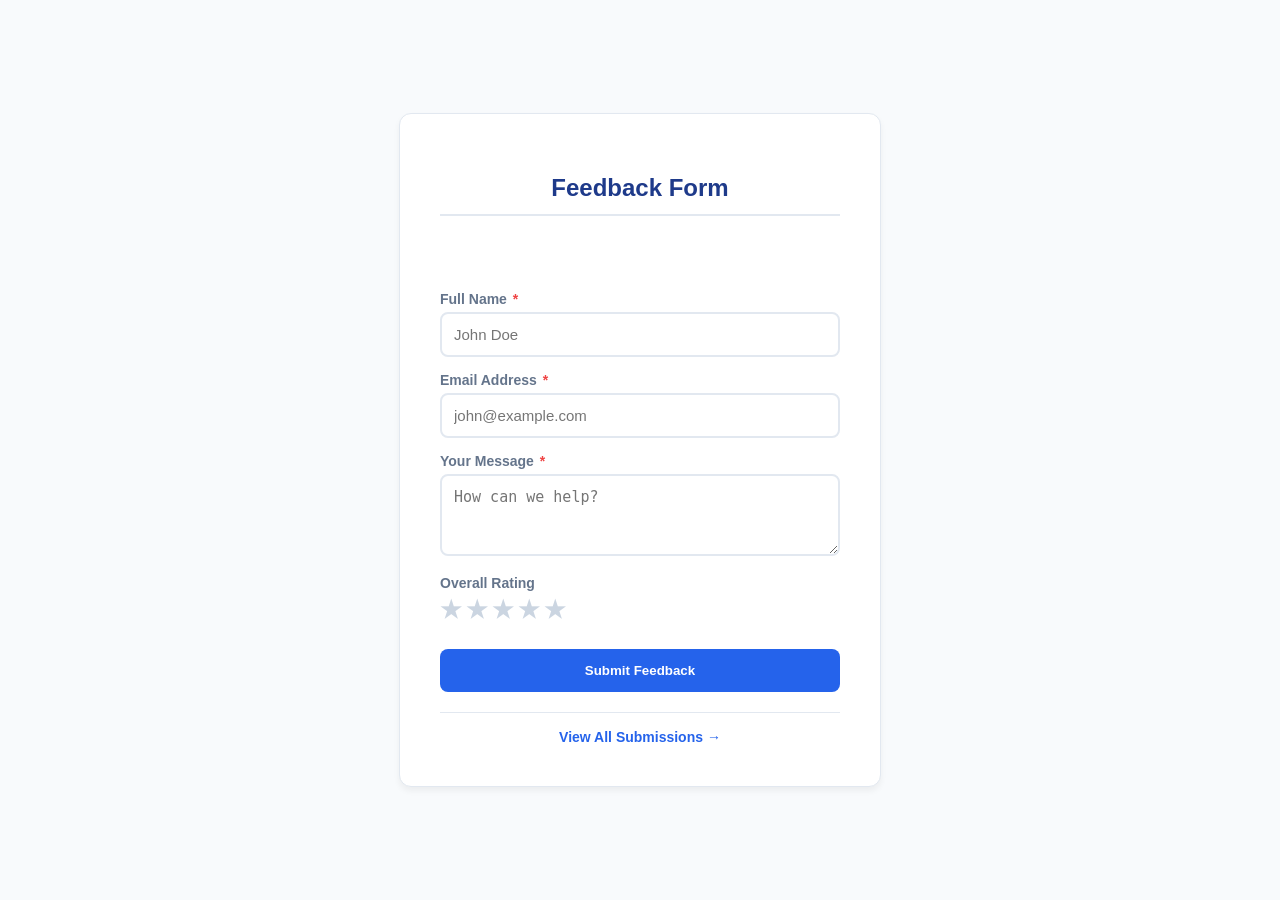
<file: feedback-app/index.html>
<!DOCTYPE html>
<html lang="en">

<head>
    <meta charset="UTF-8">
    <meta name="viewport" content="width=device-width, initial-scale=1.0">
    <title>Feedback Form</title>
    <style>
        :root {
            --primary: #2563eb;
            --dark-blue: #1e3a8a;
            --bg: #f8fafc;
            --text: #1e293b;
            --border: #e2e8f0;
            --gold: #fbbf24;
            --danger: #ef4444;
        }

        body {
            font-family: 'Inter', sans-serif;
            background-color: var(--bg);
            display: flex;
            justify-content: center;
            align-items: center;
            min-height: 100vh;
            margin: 0;
        }
        .card {
            background: #fff;
            padding: 40px;
            border-radius: 12px;
            width: 100%;
            max-width: 400px;
            border: 1px solid var(--border);
            box-shadow: 0 4px 6px rgba(0, 0, 0, 0.05);
            transition: all 0.3s cubic-bezier(0.4, 0, 0.2, 1);
        }

        .card:hover {
            transform: translateY(-8px);
            box-shadow: 0 20px 25px -5px rgba(0, 0, 0, 0.1);
        }

        h2 {
            text-align: center;
            color: var(--dark-blue);
            font-weight: 700;
            margin-bottom: 20px;
            padding-bottom: 12px;
            border-bottom: 2px solid var(--border);
        }

        .msg-space {
            height: 45px;
            margin-bottom: 10px;
        }

        #statusMessage {
            display: none;
            padding: 10px;
            border-radius: 6px;
            text-align: center;
            font-weight: 600;
            font-size: 14px;
        }

        label {
            display: block;
            font-size: 14px;
            font-weight: 600;
            margin-bottom: 5px;
            color: #64748b;
        }

        .required-star {
            color: var(--danger);
            margin-left: 2px;
        }

        input,
        textarea {
            width: 100%;
            padding: 12px;
            margin-bottom: 15px;
            border: 2px solid var(--border);
            border-radius: 8px;
            box-sizing: border-box;
            font-size: 15px;
            transition: 0.2s;
        }

        input:focus,
        textarea:focus {
            border-color: var(--primary);
            outline: none;
            box-shadow: 0 0 0 4px rgba(37, 99, 235, 0.1);
        }

        .star-rating {
            display: flex;
            flex-direction: row-reverse;
            justify-content: flex-end;
            gap: 4px;
            margin-bottom: 20px;
        }

        .star-rating input {
            display: none;
        }

        .star-rating label {
            font-size: 24px;
            color: #cbd5e1;
            cursor: pointer;
            transition: 0.2s;
        }

        .star-rating input:checked~label,
        .star-rating label:hover,
        .star-rating label:hover~label {
            color: var(--gold);
        }

        button {
            width: 100%;
            padding: 14px;
            background: var(--primary);
            color: white;
            border: none;
            border-radius: 8px;
            font-weight: 600;
            cursor: pointer;
            transition: 0.2s;
        }

        button:hover {
            background: #1d4ed8;
            transform: translateY(-1px);
        }

        .footer {
            text-align: center;
            margin-top: 20px;
            border-top: 1px solid var(--border);
            padding-top: 15px;
        }

        a {
            color: var(--primary);
            text-decoration: none;
            font-weight: 600;
            font-size: 14px;
        }
    </style>
</head>

<body>
    <div class="card">
        <h2>Feedback Form</h2>
        <div class="msg-space">
            <div id="statusMessage"></div>
        </div>
        <form id="feedbackForm">
            <label>Full Name <span class="required-star">*</span></label>
            <input type="text" id="userName" placeholder="John Doe" required>

            <label>Email Address <span class="required-star">*</span></label>
            <input type="email" id="userEmail" placeholder="john@example.com" required>

            <label>Your Message <span class="required-star">*</span></label>
            <textarea id="userMessage" rows="3" placeholder="How can we help?" required></textarea>

            <label>Overall Rating</label>
            <div class="star-rating">
                <input type="radio" name="stars" id="star5" value="5"><label for="star5">★</label>
                <input type="radio" name="stars" id="star4" value="4"><label for="star4">★</label>
                <input type="radio" name="stars" id="star3" value="3"><label for="star3">★</label>
                <input type="radio" name="stars" id="star2" value="2"><label for="star2">★</label>
                <input type="radio" name="stars" id="star1" value="1"><label for="star1">★</label>
            </div>

            <button type="submit">Submit Feedback</button>
        </form>
        <div class="footer"><a href="display.html">View All Submissions →</a></div>
    </div>
    <script src="script.js"></script>
</body>

</html>
</file>
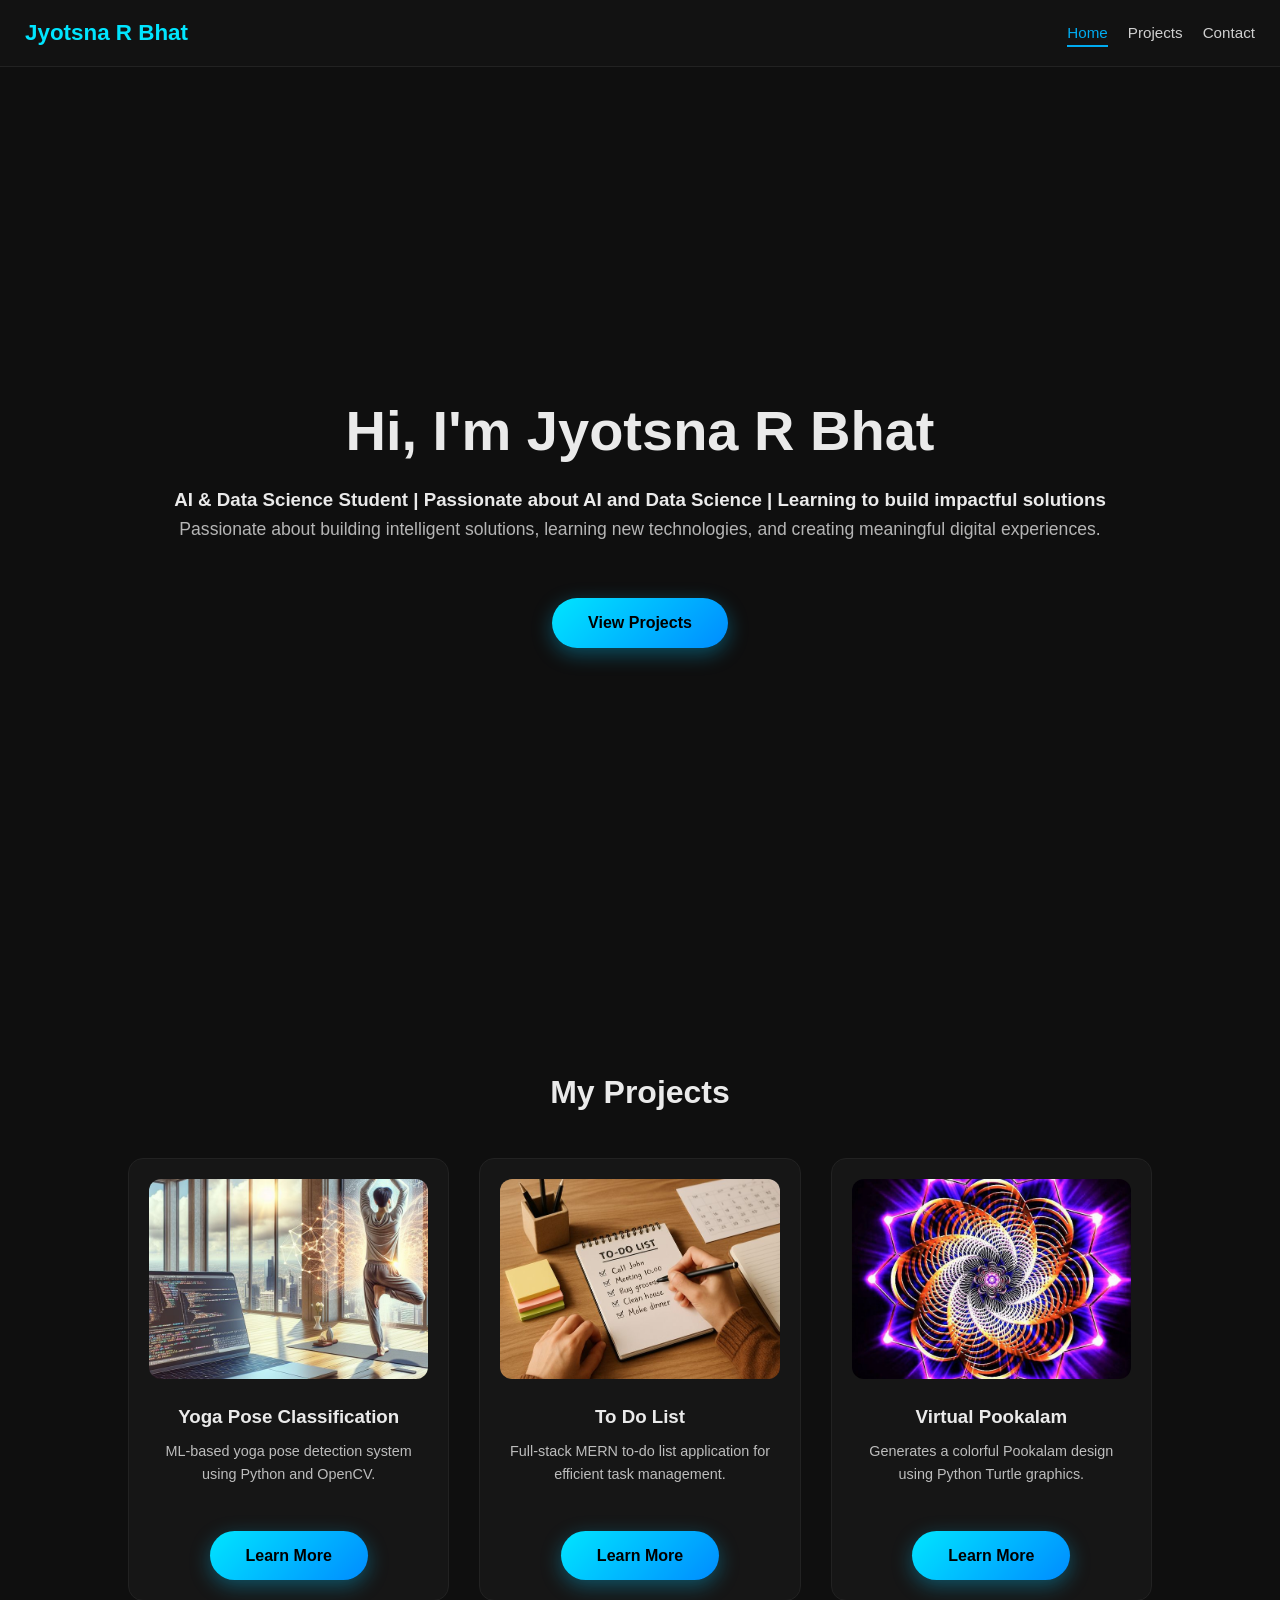
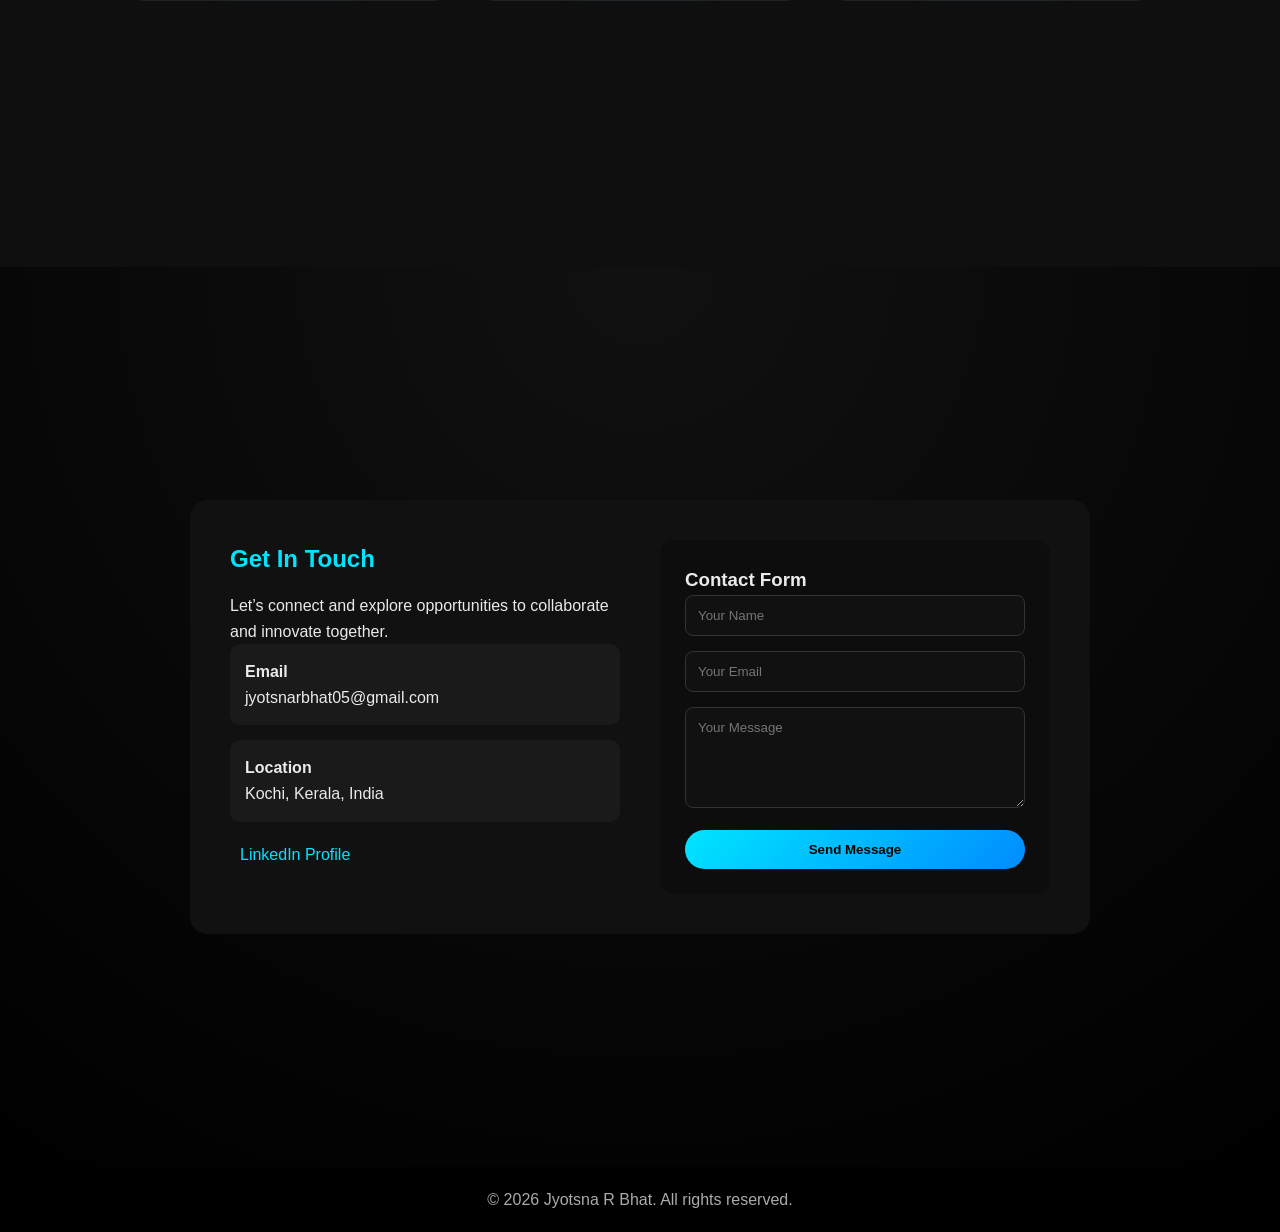
<file: portfolio/index.html>
<!DOCTYPE html>
<html lang="en">

<head>
	<meta charset="UTF-8">
	<meta name="viewport" content="width=device-width, initial-scale=1.0">
	<title>Jyotsna | Portfolio</title>
	<link rel="stylesheet" href="style.css">
</head>

<body>

	<nav>
		<div class="logo">Jyotsna R Bhat</div>
		<ul>
			<li><a href="#home" class="nav-link active">Home</a></li>
			<li><a href="#projects" class="nav-link">Projects</a></li>
			<li><a href="#contact" class="nav-link">Contact</a></li>
		</ul>
	</nav>

	<section id="home" class="home">
		<div class="home-content">
			<h1>Hi, I'm Jyotsna R Bhat</h1>
			<h3>AI & Data Science Student | Passionate about AI and Data Science | Learning to build impactful solutions
			</h3>
			<p>
				Passionate about building intelligent solutions, learning new technologies,
				and creating meaningful digital experiences.
			</p>
			<div class="home-buttons">
				<a href="#projects" class="btn">View Projects</a>
			</div>
		</div>
	</section>

	<section id="projects" class="projects">
		<h1>My Projects</h1>
		<div class="project-grid">
			<article class="project-card">
				<img src="images/project1.jpg" alt="Yoga Pose Classification">
				<h3>Yoga Pose Classification</h3>
				<p>ML-based yoga pose detection system using Python and OpenCV.</p>
				<a href="https://github.com/JyotsnaRBhat12/Projects" target="_blank" class="btn">Learn More</a>
			</article>

			<article class="project-card">
				<img src="images/project2.jpg" alt="To Do List">
				<h3>To Do List</h3>
				<p>Full-stack MERN to-do list application for efficient task management.</p>
				<a href="https://github.com/JyotsnaRBhat12/TODO-LIST" target="_blank" class="btn">Learn More</a>
			</article>

			<article class="project-card">
				<img src="images/project3.jpg" alt="Virtual Pookalam">
				<h3>Virtual Pookalam</h3>
				<p>Generates a colorful Pookalam design using Python Turtle graphics.</p>
				<a href="https://github.com/JyotsnaRBhat12/Virtual-pookalam" target="_blank" class="btn">Learn More</a>
			</article>
		</div>
	</section>

	<section id="contact" class="contact-page">
		<div class="contact-wrapper">
			<div class="contact-info">
				<h2>Get In Touch</h2>
				<p>Let’s connect and explore opportunities to collaborate and innovate together.</p>
				<div class="info-box">
					<strong>Email</strong>
					<p>jyotsnarbhat05@gmail.com</p>
				</div>
				<div class="info-box">
					<strong>Location</strong>
					<p>Kochi, Kerala, India</p>
				</div>
				<a href="https://www.linkedin.com/in/jyotsna-r-bhat/" target="_blank" class="linkedin-link">
					<i class="fab fa-linkedin"></i>
					<span>LinkedIn Profile</span>
				</a>
			</div>

			<div class="contact-form">
				<form id="contactForm">
					<h3>Contact Form</h3>
					<input type="text" id="name" placeholder="Your Name" required>
					<input type="email" id="email" placeholder="Your Email" required>
					<textarea id="message" rows="5" placeholder="Your Message" required></textarea>
					<button type="submit">Send Message</button>
					<p id="formMessage"></p>
				</form>
			</div>
		</div>
	</section>

	<footer>
		<p>© 2026 Jyotsna R Bhat. All rights reserved.</p>
	</footer>

	<script src="script.js"></script>
</body>

</html>
</file>
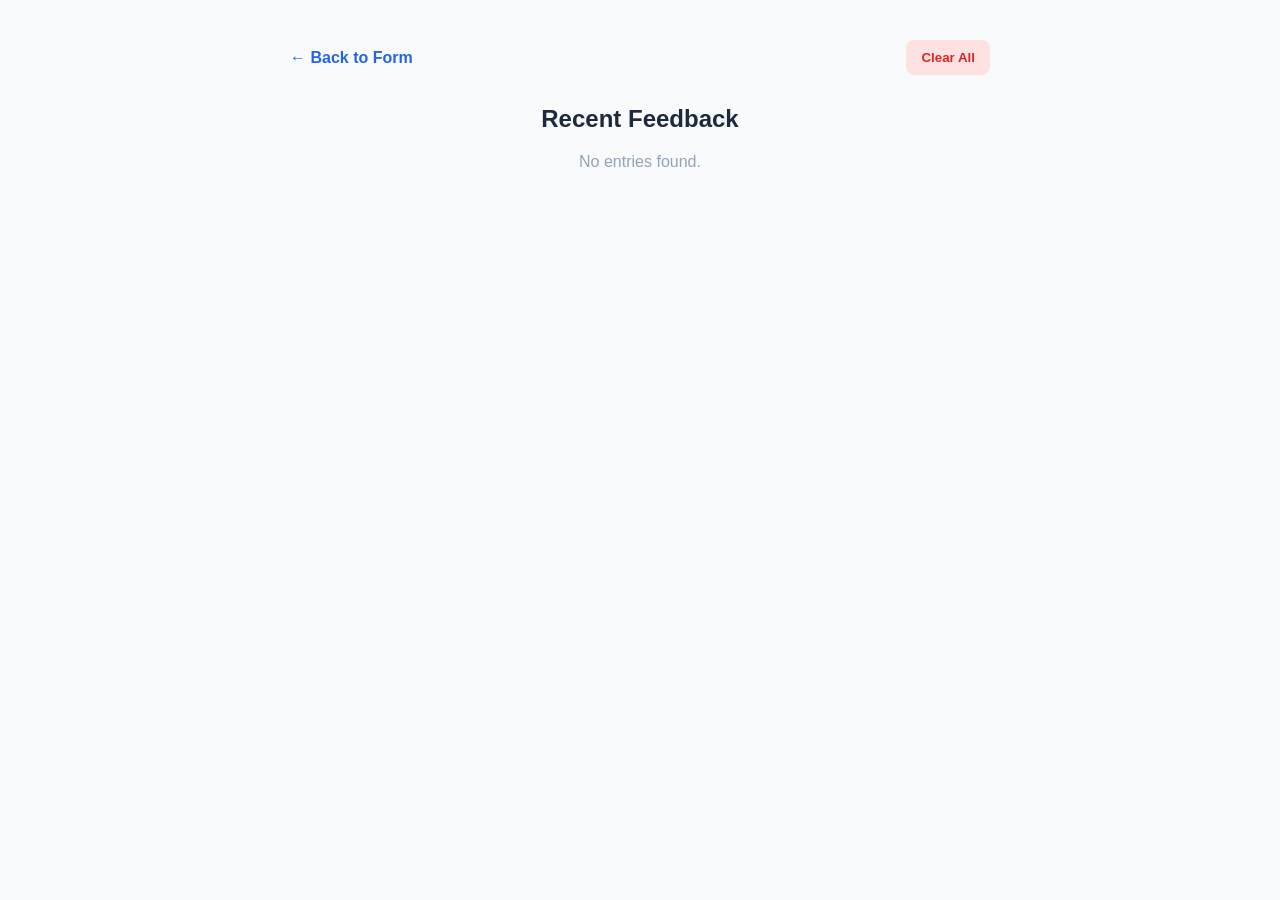
<file: feedback-app/display.html>
<!DOCTYPE html>
<html lang="en">

<head>
    <meta charset="UTF-8">
    <title>Feedback Submissions</title>
    <style>
        :root {
            --primary: #2563eb;
            --bg: #f8fafc;
            --text: #1e293b;
            --border: #e2e8f0;
            --gold: #fbbf24;
        }

        body {
            font-family: 'Inter', sans-serif;
            background: var(--bg);
            color: var(--text);
            padding: 40px 20px;
            margin: 0;
        }

        .container {
            max-width: 700px;
            margin: auto;
        }

        .header {
            display: flex;
            justify-content: space-between;
            align-items: center;
            margin-bottom: 30px;
        }

        .feedback-card {
            background: #fff;
            padding: 24px;
            border-radius: 12px;
            margin-bottom: 16px;
            border: 1px solid var(--border);
            border-left: 6px solid var(--primary);
            box-shadow: 0 1px 3px rgba(0, 0, 0, 0.05);
            transition: all 0.3s ease;
        }

        .feedback-card:hover {
            transform: translateX(10px);
            box-shadow: 0 10px 15px -3px rgba(0, 0, 0, 0.1);
            border-left-width: 10px;
        }

        .name {
            font-weight: 700;
            font-size: 1.1rem;
            display: block;
        }

        .email {
            color: #64748b;
            font-size: 0.9rem;
            margin-bottom: 12px;
            display: block;
        }

        .msg {
            color: #475569;
            line-height: 1.6;
            margin: 0;
            padding-bottom: 15px;
            border-bottom: 1px solid #f1f5f9;
        }

        .card-footer {
            display: flex;
            justify-content: space-between;
            align-items: center;
            margin-top: 12px;
        }

        .stars-display {
            color: var(--gold);
            font-size: 1rem;
            letter-spacing: 2px;
        }

        .date {
            font-size: 0.75rem;
            color: #94a3b8;
            font-weight: 600;
        }

        .pagination {
            display: flex;
            justify-content: center;
            gap: 8px;
            margin-top: 30px;
        }

        .page-btn {
            padding: 8px 16px;
            border: 1px solid var(--border);
            background: white;
            cursor: pointer;
            border-radius: 6px;
            font-weight: 600;
            transition: 0.2s;
        }

        .page-btn.active {
            background: var(--primary);
            color: white;
            border-color: var(--primary);
        }

        .page-btn:hover:not(.active) {
            background: #f1f5f9;
        }

        .clear-btn {
            background: #fee2e2;
            color: #dc2626;
            border: none;
            padding: 10px 15px;
            border-radius: 8px;
            cursor: pointer;
            font-weight: 600;
        }

        a {
            color: var(--primary);
            text-decoration: none;
            font-weight: 600;
        }
    </style>
</head>

<body>
    <div class="container">
        <div class="header">
            <a href="index.html">← Back to Form</a>
            <button id="clearBtn" class="clear-btn">Clear All</button>
        </div>
        <h2 style="text-align:center;">Recent Feedback</h2>
        <div id="displayArea"></div>
        <div id="pagination" class="pagination"></div>
    </div>
    <script src="script.js"></script>
</body>

</html>
</file>
<file: portfolio/style.css>
* {
    margin: 0;
    padding: 0;
    box-sizing: border-box;
    font-family: "Segoe UI", Arial, sans-serif;
}

html {
    scroll-behavior: smooth;
}

body {
    background-color: #0f0f0f;
    color: #eaeaea;
    line-height: 1.6;
}

nav {
    position: sticky;
    top: 0;
    z-index: 100;
    background: #121212;
    padding: 15px 25px;
    display: flex;
    justify-content: space-between;
    align-items: center;
    border-bottom: 1px solid #222;
}

.logo {
    color: #00e5ff;
    font-size: 1.4rem;
    font-weight: bold;
}

nav ul {
    list-style: none;
    display: flex;
}

nav ul li {
    margin-left: 20px;
}

nav a {
    color: #cfcfcf;
    text-decoration: none;
    font-size: 0.95rem;
    transition: color 0.3s;
}

nav a:hover, 
nav a.active {
    color: #00e5ff;
}

nav a.active {
    border-bottom: 2px solid #00e5ff;
    padding-bottom: 4px;
}

section {
    padding: 100px 20px; 
    min-height: 100vh;
}


.home {
    display: flex;
    flex-direction: column;
    justify-content: center;
    text-align: center;
}

.home h1 {
    font-size: 2.2rem;
    margin-bottom: 10px;
}

.home p {
    color: #b5b5b5;
    font-size: 1.1rem;
    margin-bottom: 25px;
}

.btn {
    display: inline-flex;
    align-items: center;
    justify-content: center;
    padding: 12px 36px;
    margin: 30px auto 0; 
    background: linear-gradient(135deg, #00e5ff, #008cff);
    color: #000;
    font-size: 1rem;
    font-weight: 600;
    border-radius: 999px;
    text-decoration: none;
    width: auto;
    max-width: fit-content;
    box-shadow: 0 6px 20px rgba(0, 200, 255, 0.35);
    transition: all 0.3s ease;
}

.btn:hover {
    transform: translateY(-3px) scale(1.05);
    box-shadow: 0 10px 30px rgba(0, 200, 255, 0.55);
}


.projects {
    text-align: center;
}

.projects h1 {
    font-size: 2rem;
    margin-bottom: 40px;
}

.project-grid {
    display: grid;
    grid-template-columns: 1fr;
    gap: 30px;
    max-width: 1200px;
    margin: auto;
}

.project-card {
    background: #161616;
    padding: 20px;
    border-radius: 15px;
    border: 1px solid #222;
    transition: transform 0.3s, box-shadow 0.3s;
}

.project-card:hover {
    transform: translateY(-6px);
    box-shadow: 0 10px 30px rgba(0, 0, 0, 0.8);
}

.project-card img {
    width: 100%;
    height: 200px; 
    object-fit: cover;
    border-radius: 12px;
    margin-bottom: 15px;
}

.project-card h3 {
    margin-bottom: 8px;
}

.project-card p {
    font-size: 0.9rem;
    color: #bdbdbd;
    margin-bottom: 15px;
}

.contact-page {
    display: flex;
    align-items: center;
    justify-content: center;
    background: radial-gradient(circle at top, #111, #000);
}

.contact-wrapper {
    display: flex;
    gap: 40px;
    max-width: 900px;
    width: 100%;
    background: #111;
    padding: 40px;
    border-radius: 18px;
    text-align: left;
}

.contact-info {
    flex: 1;
}

.contact-info h2 {
    color: #00e5ff;
    margin-bottom: 15px;
}

.info-box {
    background: #1a1a1a;
    padding: 15px;
    border-radius: 10px;
    margin-bottom: 15px;
}

.linkedin-link {
    display: inline-flex;
    align-items: center;
    gap: 10px;
    color: #00e5ff;
    text-decoration: none;
    transition: transform 0.3s;
}

.linkedin-link:hover {
    transform: scale(1.05);
}

.contact-form {
    flex: 1;
}

.contact-form form {
    background: #0d0d0d;
    padding: 25px;
    border-radius: 14px;
    max-width: 100%;
}

.contact-form input,
.contact-form textarea {
    width: 100%;
    background: #111;
    border: 1px solid #333;
    color: #eaeaea;
    padding: 12px;
    margin-bottom: 15px;
    border-radius: 8px;
}

.contact-form input:focus,
.contact-form textarea:focus {
    outline: none;
    border-color: #00e5ff;
}

.contact-form button {
    width: 100%;
    padding: 12px;
    background: linear-gradient(135deg, #00e5ff, #008cff);
    border: none;
    border-radius: 25px;
    font-weight: bold;
    cursor: pointer;
    color: #000;
}

footer {
    background: #000;
    color: #aaa;
    padding: 20px 0;
    text-align: center;
}

@media (min-width: 768px) {
    .home h1 {
        font-size: 3.5rem;
    }
    .project-grid {
        grid-template-columns: repeat(2, 1fr);
    }
}

@media (min-width: 1024px) {
    .project-grid {
        grid-template-columns: repeat(3, 1fr);
    }
}

@media (max-width: 768px) {
    .contact-wrapper {
        flex-direction: column;
    }
    section {
        padding: 80px 15px;
    }
}



	
html {
    scroll-behavior: smooth;
}

section {
    padding: 100px 10%; 
    min-height: 100vh;
}

nav ul li a.active {
    color: #00abf0;
    border-bottom: 2px solid #00abf0;
}



.home-content, 
.project-card, 
.contact-wrapper {
    opacity: 0;
    transform: translateY(20px) scale(0.95);
    transition: all 0.6s ease-out;
}

.appear {
    opacity: 1;
    transform: translateY(0) scale(1);
}

.project-card:hover {
    border-color: #00e5ff;
    box-shadow: 0 0 15px rgba(0, 229, 255, 0.2);
}
</file>
